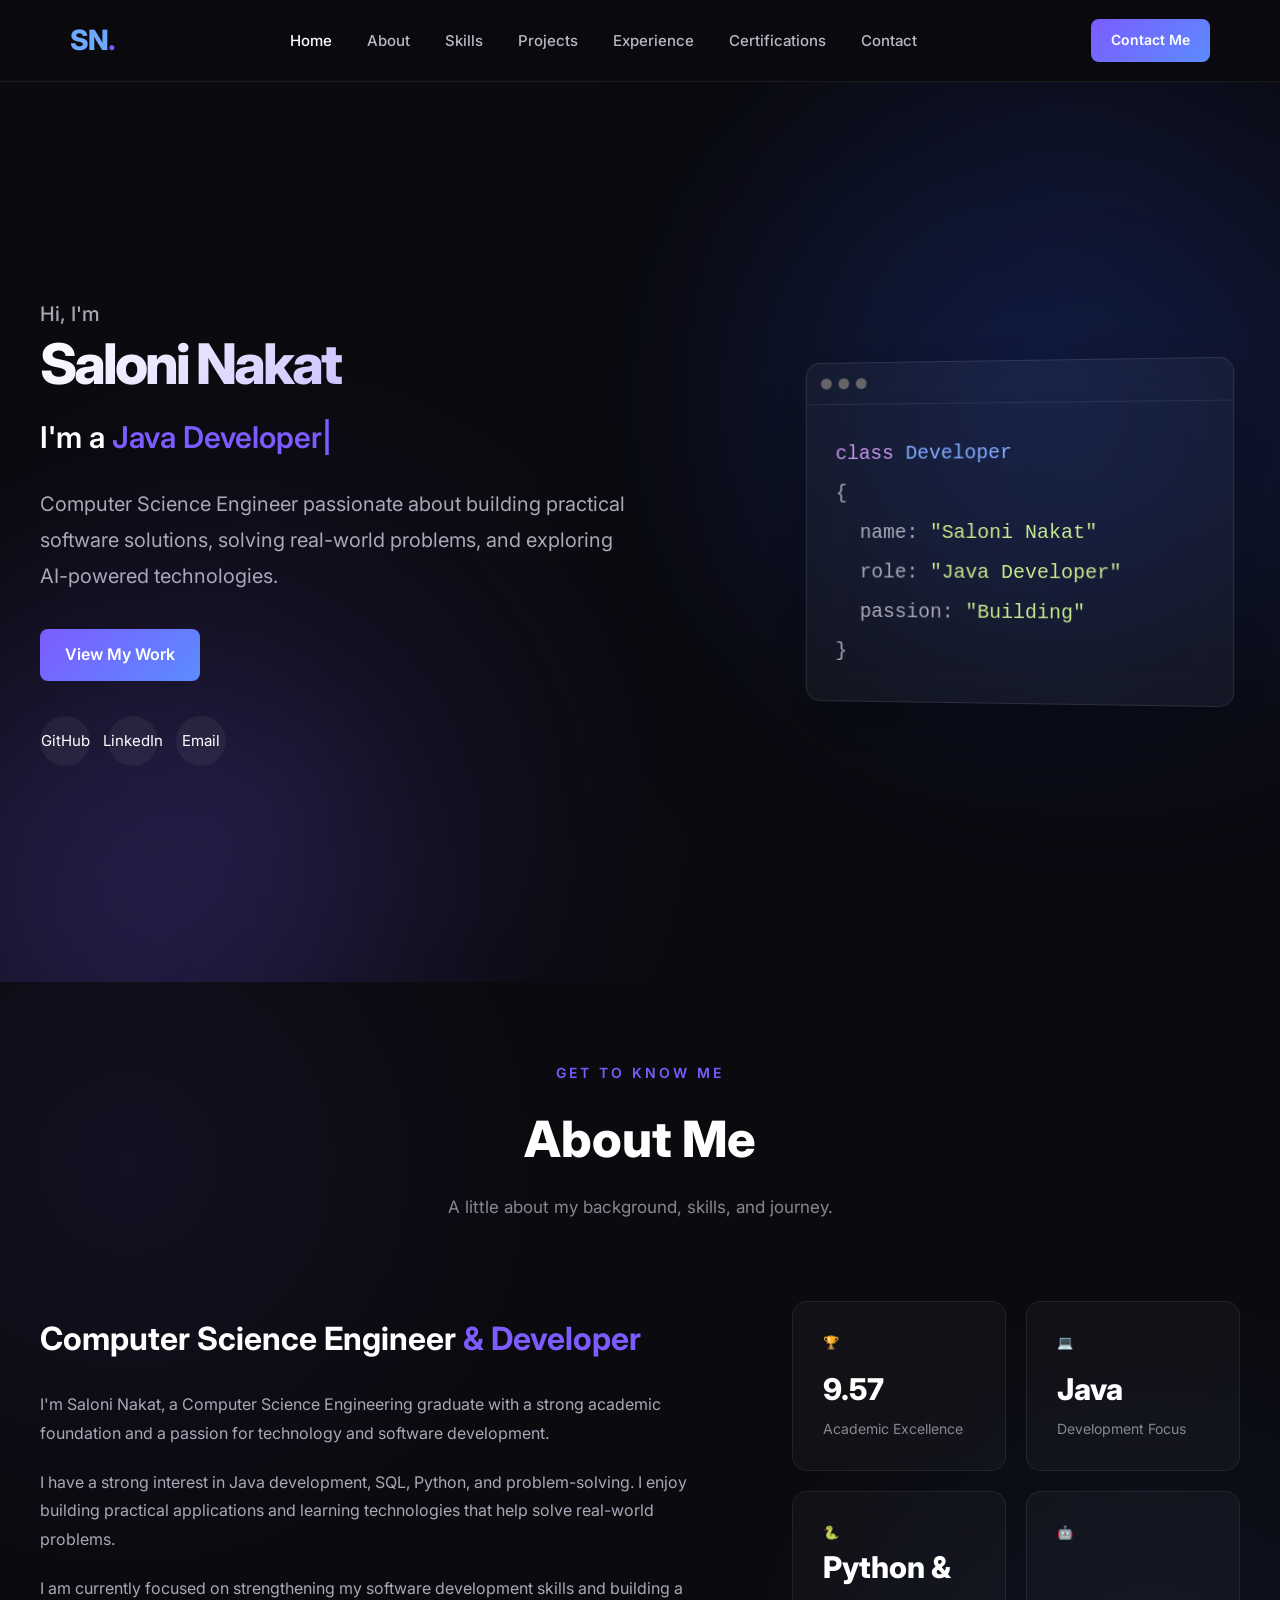
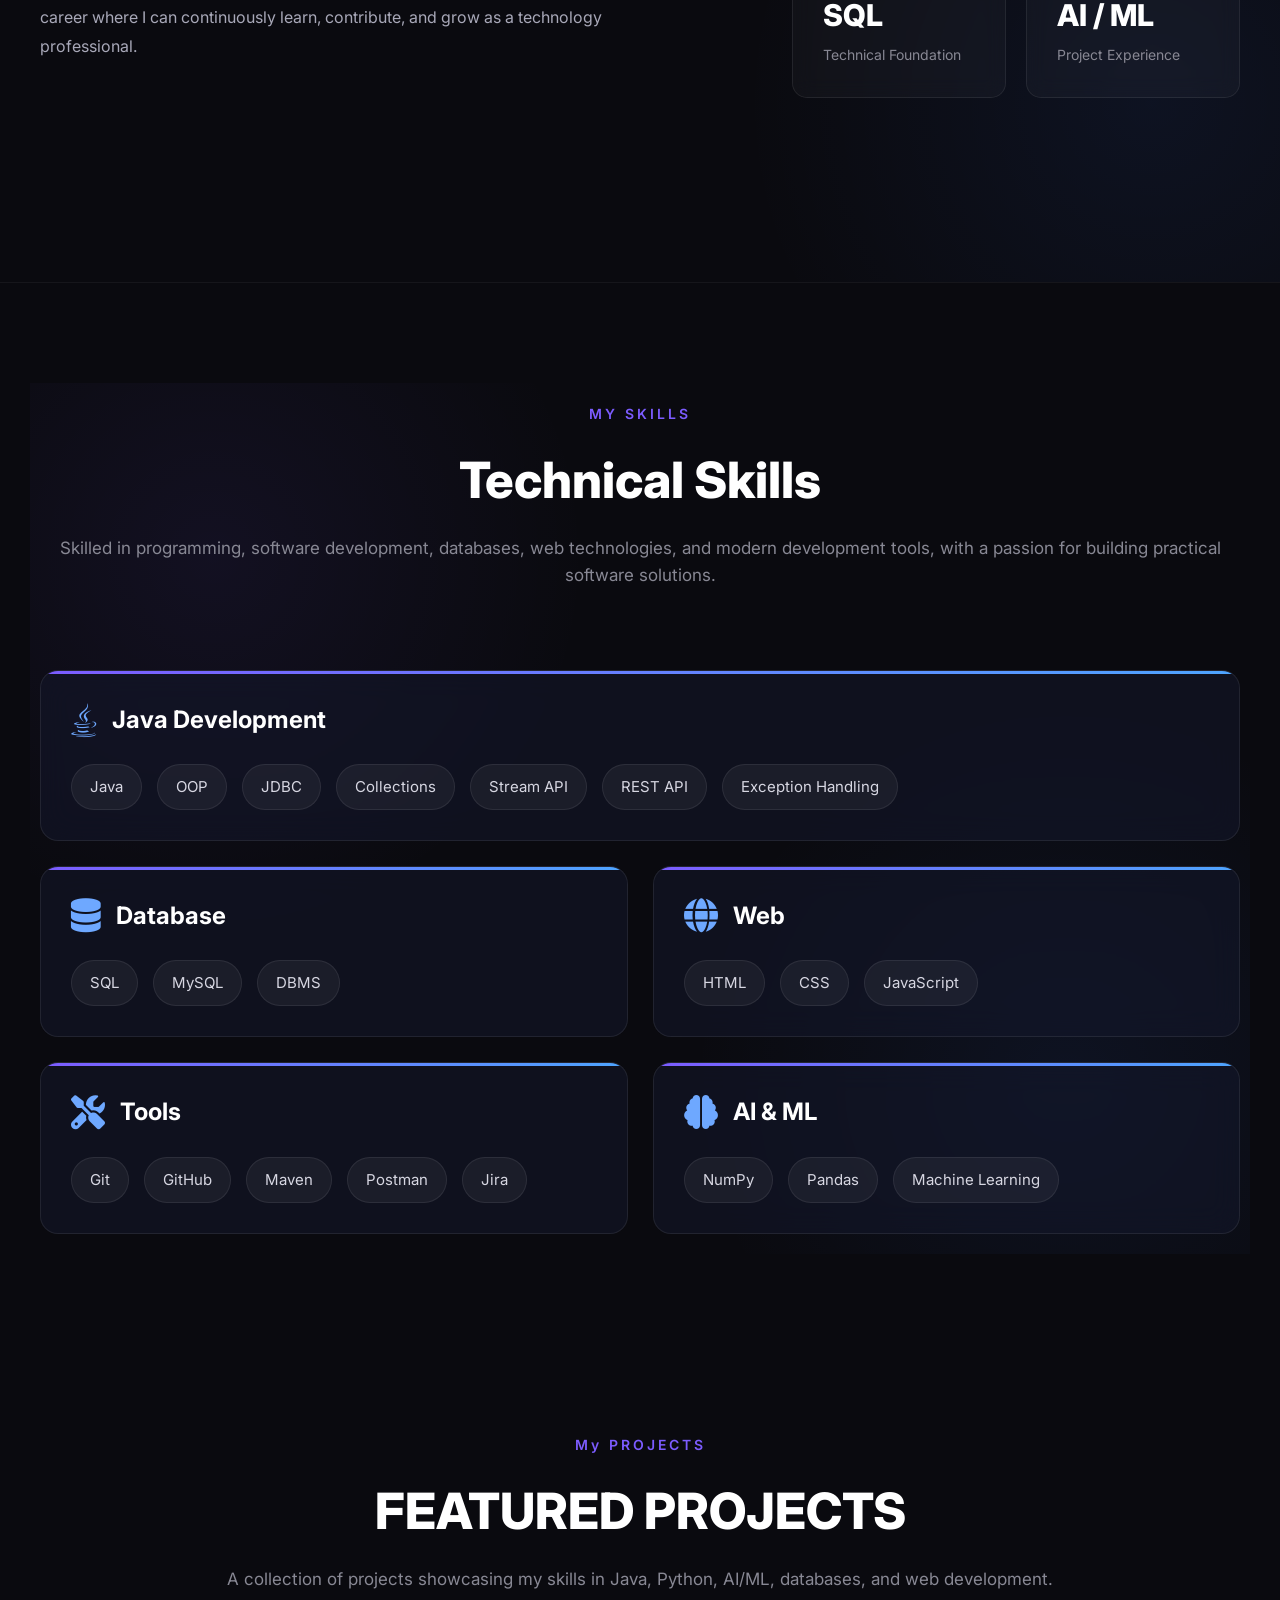
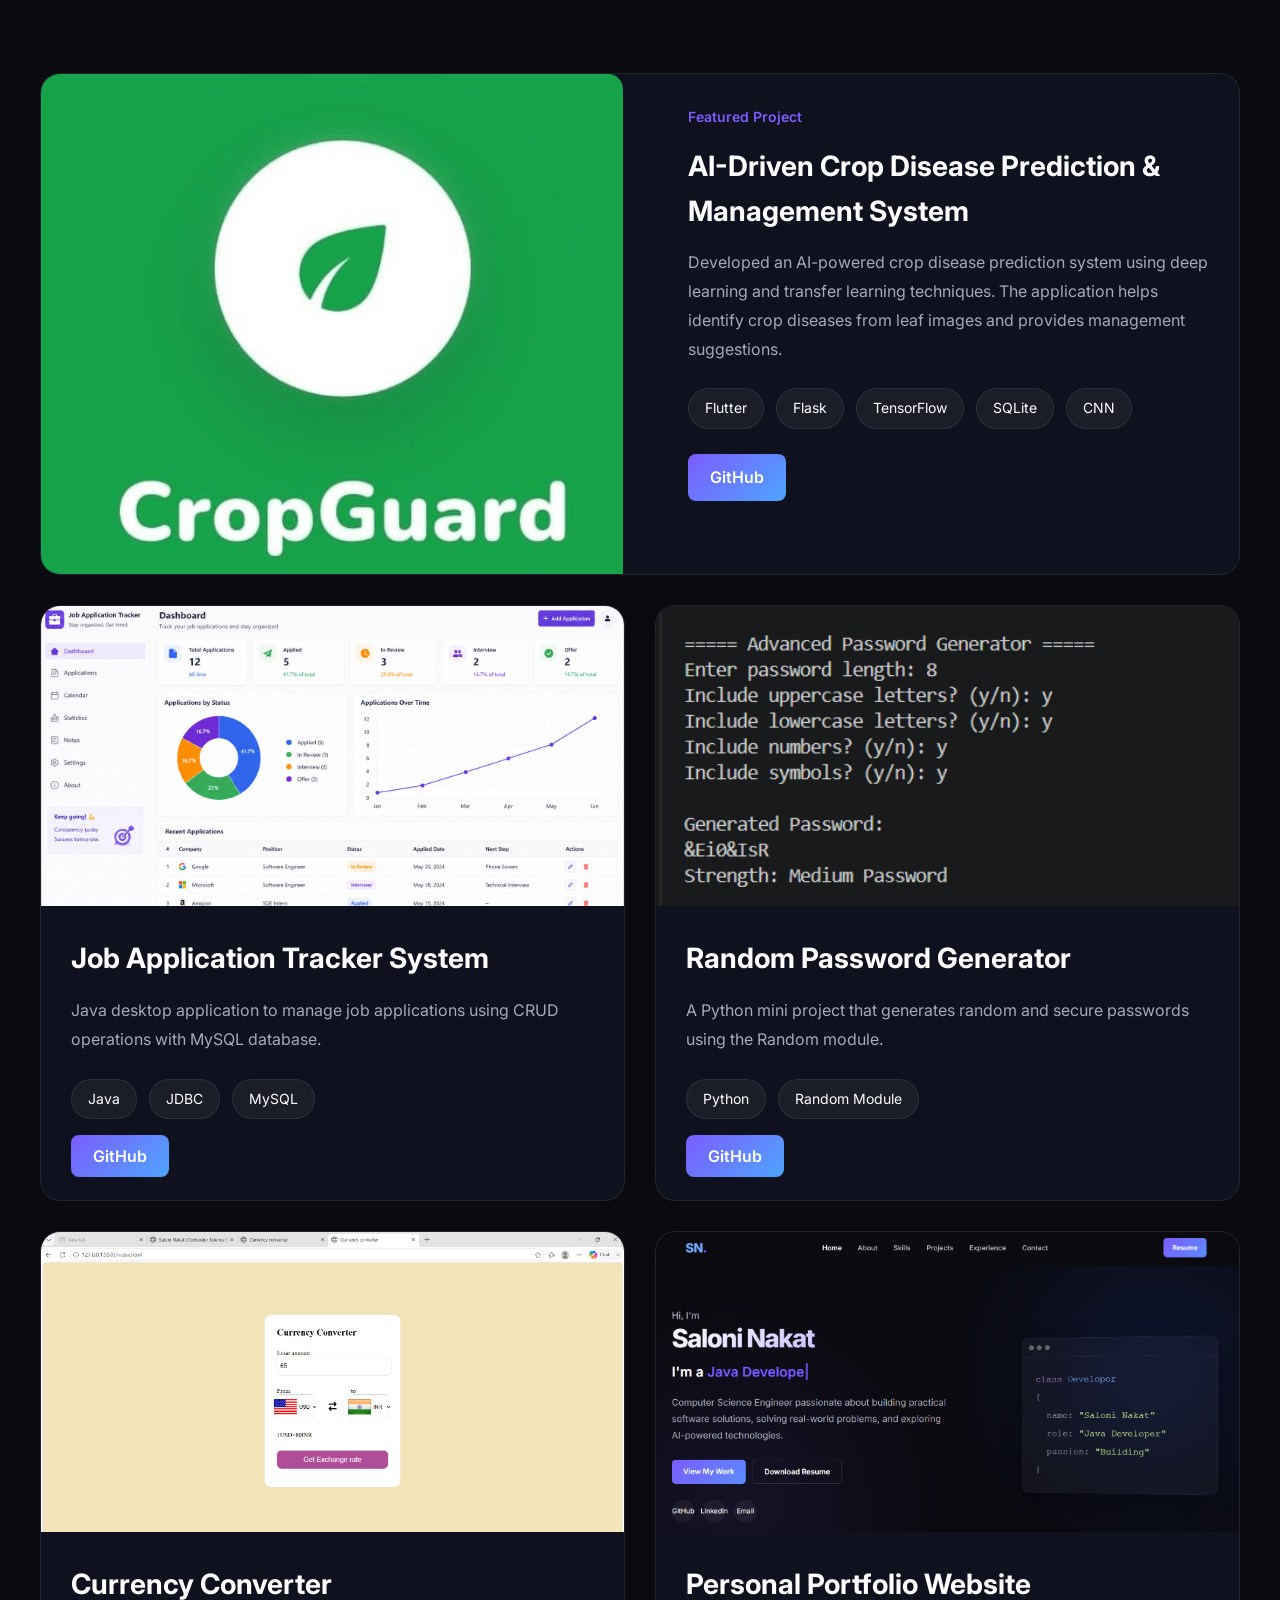
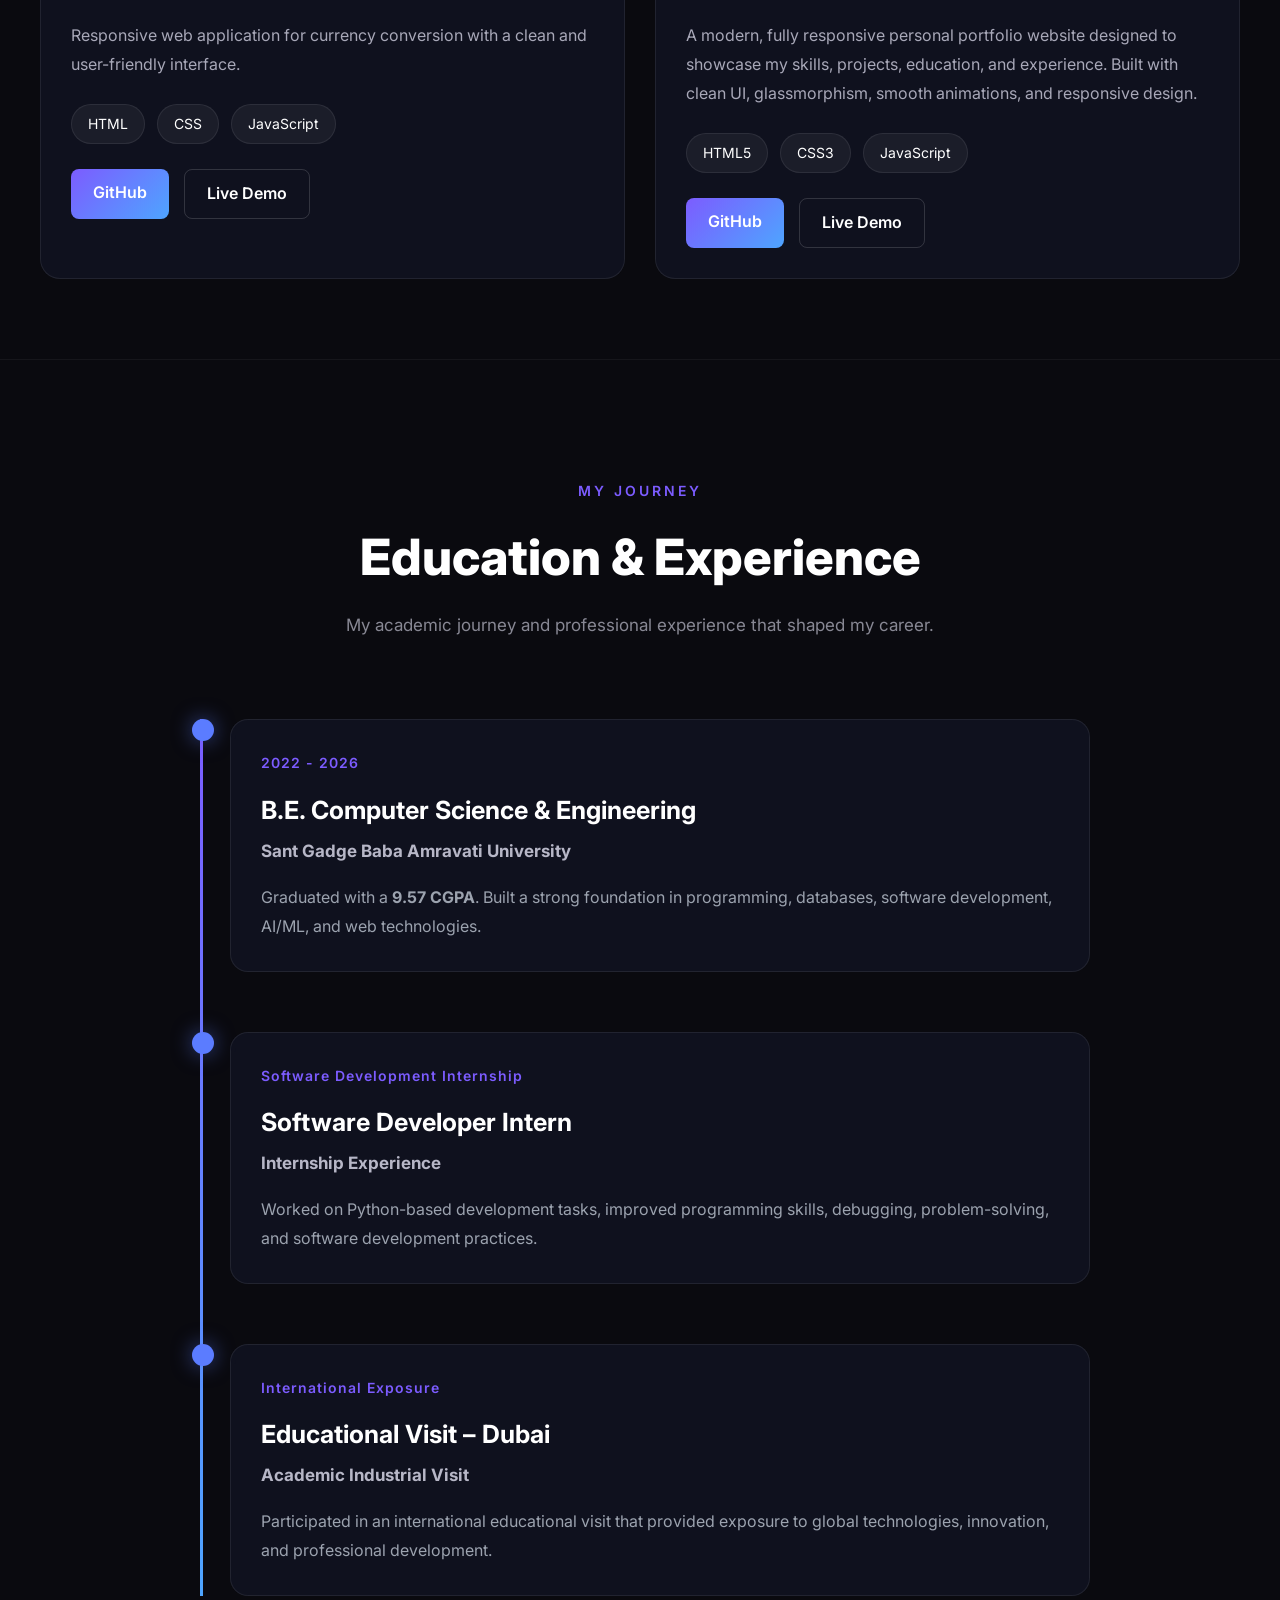
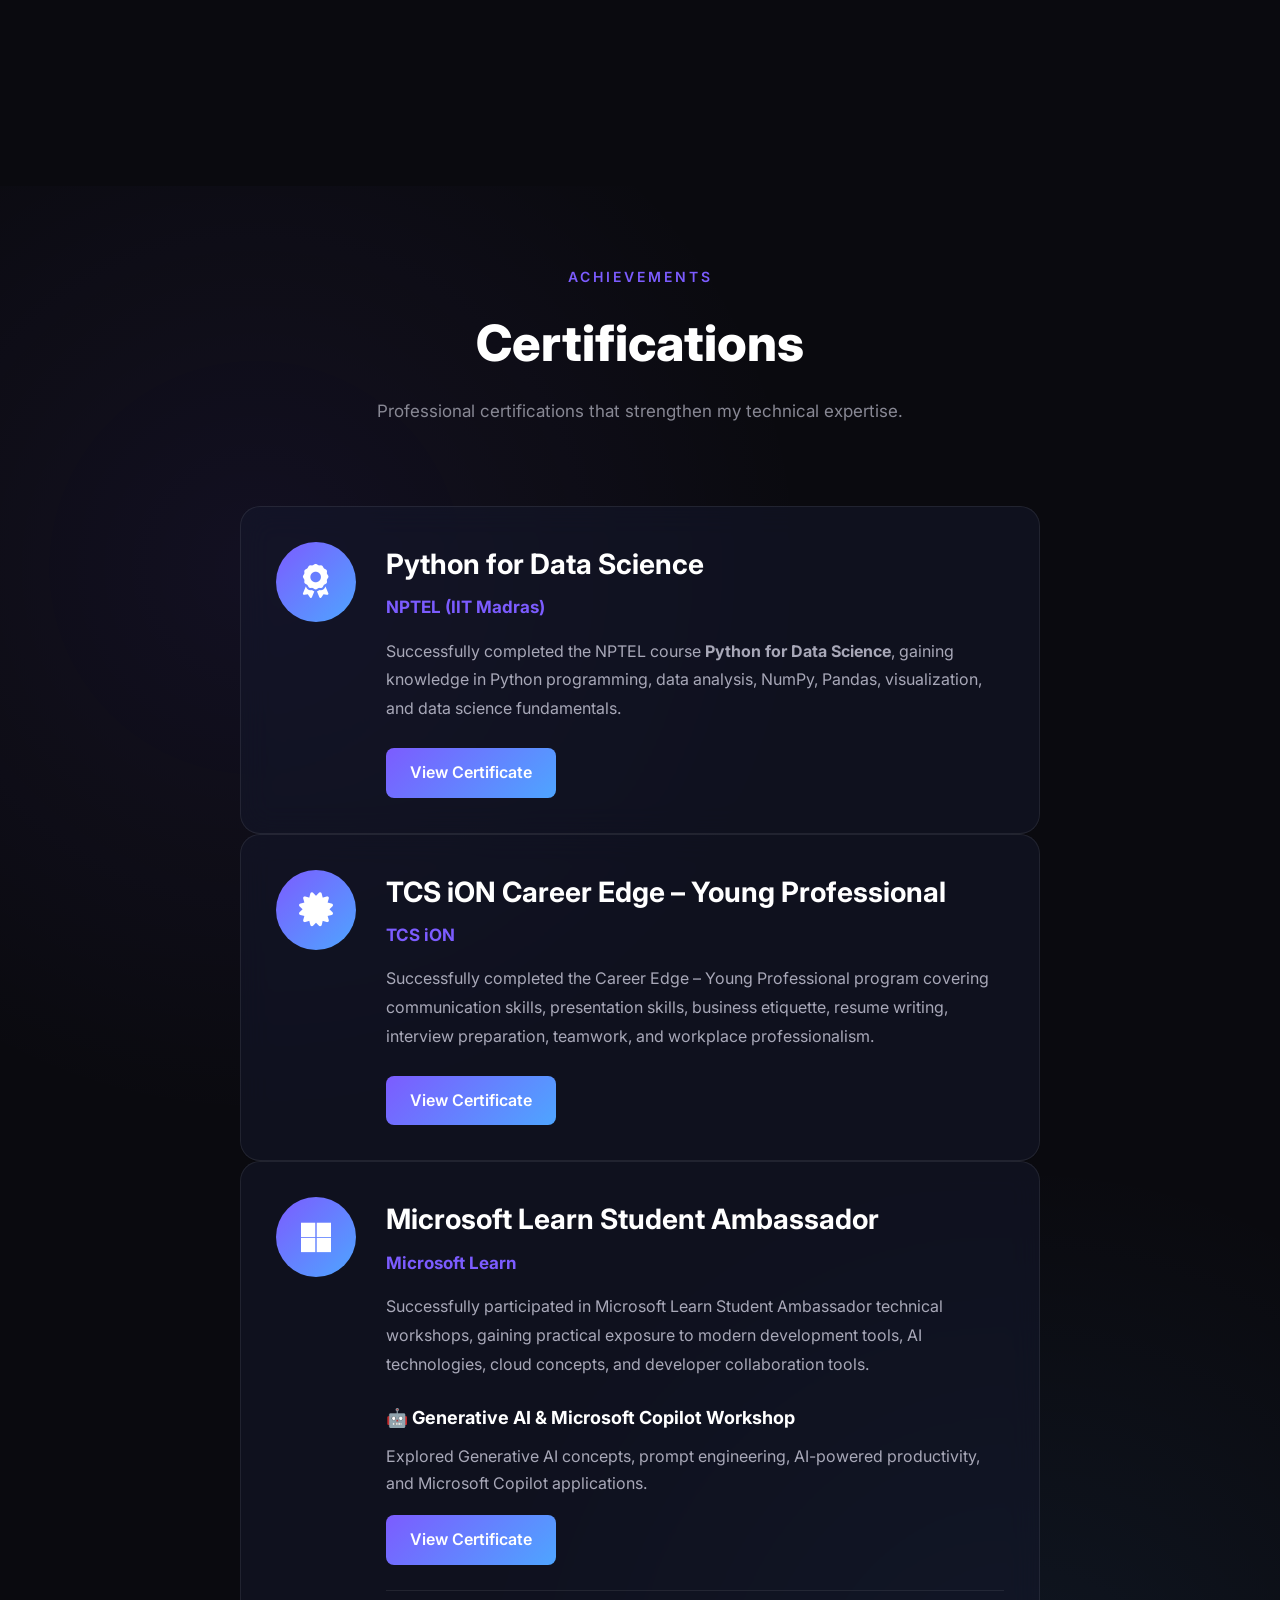
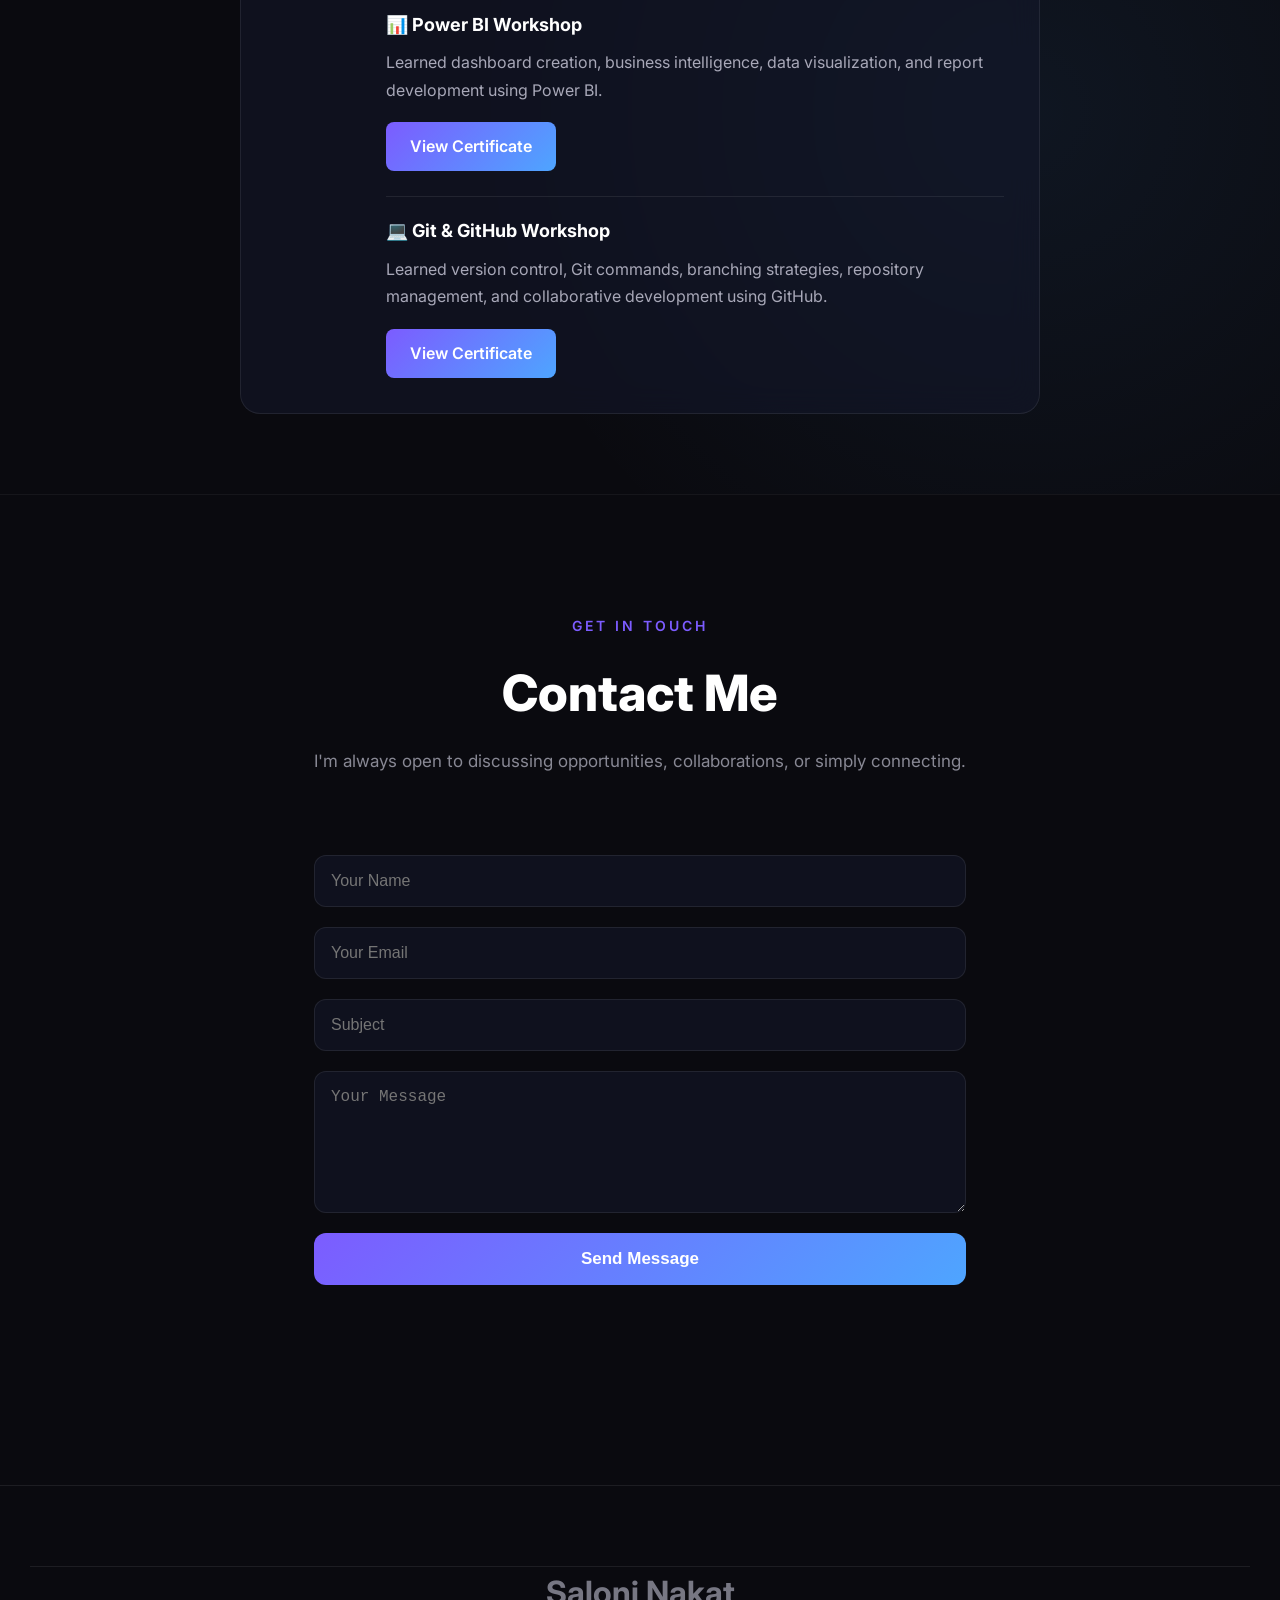
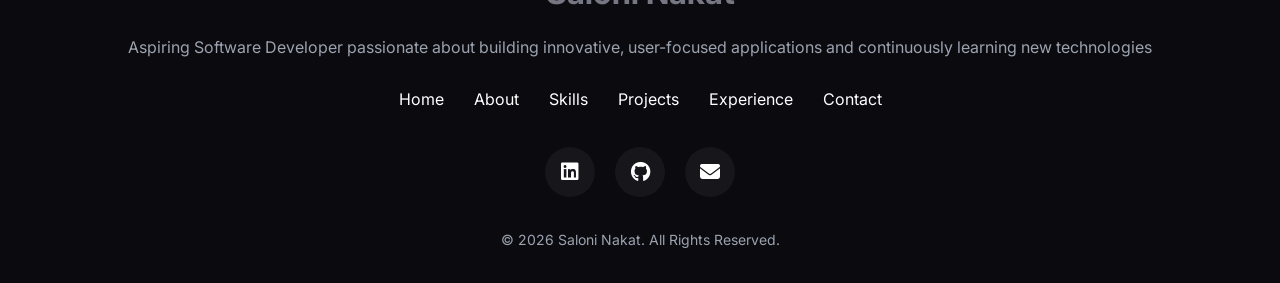
<file: index.html>
<!DOCTYPE html>
<html lang="en">

<head>

    <!-- Basic Information -->
     <!-- Makes the website responsive on mobile devices -->
    <meta name="viewport" content="width=device-width, initial-scale=1.0">

    <!-- Website Title -->
    <title>Saloni Nakat | Computer Science Engineer</title>

    <!-- Website Description -->
    <meta 
        name="description" 
        content="Portfolio of Saloni Nakat, a Computer Science Engineer and aspiring Java Developer."
    >

     <meta name="description" content="Saloni Nakat | Java Developer Portfolio">

    <meta name="keywords"
    content="Java Developer, Portfolio, JDBC, MySQL, Web Developer, Software Engineer">

    <meta name="author" content="Saloni Nakat">
    <!-- <link rel="icon" href="assets/images/favicon.png"> -->
    <meta charset="UTF-8">

    
    <!-- Google Font -->
    <link 
        href="https://fonts.googleapis.com/css2?family=Inter:wght@400;500;600;700;800&display=swap" 
        rel="stylesheet"
    >

    <!-- CSS File -->
    <link rel="stylesheet" href="style.css">

    <link rel="stylesheet"
href="https://cdnjs.cloudflare.com/ajax/libs/font-awesome/6.7.2/css/all.min.css">

</head>


<body>

    <!-- ==================== NAVIGATION BAR ==================== -->

    <header class="header">

        <nav class="navbar">

            <!-- Logo -->
            <a href="#home" class="logo">
                SN<span>.</span>
            </a>
            <!-- Mobile Menu Button -->
            <div class="menu-toggle" id="menu-toggle">
                <i class="fa-solid fa-bars"></i>
            </div>


            <!-- Navigation Links -->
            <ul class="nav-links">

                <li>
                    <a href="#home" class="active">Home</a>
                </li>

                <li>
                    <a href="#about">About</a>
                </li>

                <li>
                    <a href="#skills">Skills</a>
                </li>

                <li>
                    <a href="#projects">Projects</a>
                </li>

                <li>
                    <a href="#experience">Experience</a>
                </li>
                <li>
                    <a href="#certifications">Certifications</a>
                </li>
                <li>
                    <a href="#contact">Contact</a>
                </li>

            </ul>


            <!-- contact Button -->


            <a href=""mailto:nakatsaloni@gmail.com" 
               class="resume-btn" 
               target="_blank">

                Contact Me

            </a> 

        </nav>

    </header>



    <!-- ==================== MAIN CONTENT ==================== -->

    <main>

        <!-- ==================== HERO SECTION ==================== -->

<section id="home" class="hero">

    <div class="hero-container">

        <!-- LEFT SIDE: HERO CONTENT -->

        <div class="hero-content">

            <p class="hero-greeting">
                Hi, I'm
            </p>

            <h1 class="hero-name">
                Saloni Nakat
            </h1>

            <h2 class="hero-role">
                I'm a <span id="typing-text"></span><span class="cursor">|</span>
            </h2>

            <p class="hero-description">

                Computer Science Engineer passionate about building
                practical software solutions, solving real-world
                problems, and exploring AI-powered technologies.

            </p>


            <!-- HERO BUTTONS -->

            <div class="hero-buttons">

                <a href="#projects" class="primary-btn">
                    View My Work
                </a>

            </div>


            <!-- SOCIAL LINKS -->

            <div class="social-links">

                <a 
                    href="https://github.com/saloninakat"
                    target="_blank"
                    aria-label="GitHub"
                >
                    GitHub
                </a>

                <a 
                    href="https://www.linkedin.com/in/saloni-nakat?utm_source=share_via&utm_content=profile&utm_medium=member_android"
                    target="_blank"
                    aria-label="LinkedIn"
                >
                    LinkedIn
                </a>

                <a 
                    href="mailto:nakatsaloni@gmail.com"
                    aria-label="Email"
                >
                    Email
                </a>

            </div>

        </div>


        <!-- RIGHT SIDE: VISUAL -->

        <div class="hero-visual">

            <div class="visual-card">

                <div class="code-header">

                    <span></span>
                    <span></span>
                    <span></span>

                </div>

                <div class="code-content">

                    <p>
                        <span class="code-keyword">class</span>
                        <span class="code-class">Developer</span>
                    </p>

                    <p>
                        {
                    </p>

                    <p class="code-indent">
                        name:
                        <span class="code-string">
                            "Saloni Nakat"
                        </span>
                    </p>

                    <p class="code-indent">
                        role:
                        <span class="code-string">
                            "Java Developer"
                        </span>
                    </p>

                    <p class="code-indent">
                        passion:
                        <span class="code-string">
                            "Building"
                        </span>
                    </p>

                    <p>
                        }
                    </p>

                </div>

            </div>

        </div>

    </div>

</section>


        <!-- ABOUT SECTION -->
       <!-- ==================== ABOUT SECTION ==================== -->

<section id="about" class="about-section">

    <div class="section-container">


        <!-- SECTION HEADING -->

        <div class="section-heading">

            <p class="section-label">
                GET TO KNOW ME
            </p>

            <h2>
                About Me
            </h2>

            <p class="section-subtitle">
                A little about my background, skills, and journey.
            </p>

        </div>



        <!-- ABOUT CONTENT -->

        <div class="about-grid">


            <!-- LEFT: ABOUT TEXT -->

            <div class="about-content">

                <h3>
                    Computer Science Engineer 
                    <span> & Developer</span>
                </h3>


                <p>
                    I'm Saloni Nakat, a Computer Science Engineering
                    graduate with a strong academic foundation and
                    a passion for technology and software development.
                </p>


                <p>
                    I have a strong interest in Java development,
                    SQL, Python, and problem-solving. I enjoy
                    building practical applications and learning
                    technologies that help solve real-world problems.
                </p>




                <p>
                    I am currently focused on strengthening my
                    software development skills and building a
                    career where I can continuously learn, contribute,
                    and grow as a technology professional.
                </p>


            </div>



            <!-- RIGHT: ACHIEVEMENT CARDS -->

            <div class="about-stats">


                <!-- CARD 1 -->

                <div class="stat-card">

                    <div class="stat-icon">
                        🏆
                    </div>

                    <div class="stat-info">

                       <h4>
                            9.57
                        </h4>

                        <p>
                            Academic Excellence
                        </p>

                    </div>

                </div>



                <!-- CARD 2 -->

                <div class="stat-card">

                    <div class="stat-icon">
                        💻
                    </div>

                    <div class="stat-info">

                        <h4>
                            Java
                        </h4>

                        <p>
                            Development Focus
                        </p>

                    </div>

                </div>



                <!-- CARD 3 -->

                <div class="stat-card">

                    <div class="stat-icon">
                        🐍
                    </div>

                    <div class="stat-info">

                        <h4>
                            Python & SQL
                        </h4>

                        <p>
                           Technical Foundation
                        </p>

                    </div>

                </div>



                <!-- CARD 4 -->

                <div class="stat-card">

                    <div class="stat-icon">
                        🤖
                    </div>

                    <div class="stat-info">

                        <h4>
                            AI / ML
                        </h4>

                        <p>
                            Project Experience
                        </p>

                    </div>

                </div>

            </div>

        </div>

    </div>

</section>


        <!-- SKILLS SECTION -->
        <section id="skills" class="placeholder-section">

            <!--==================== SKILLS ====================-->

<section id="skills" class="skills-section">

    <div class="section-container">

        <div class="section-heading">

            <p class="section-label">MY SKILLS</p>

            <h2>Technical Skills</h2>

            <p class="section-subtitle">
               Skilled in programming, software development, databases, web technologies, and modern development tools, with a passion for building practical software solutions.
            </p>

        </div>

        <div class="skills-grid">

            <!-- Java -->

            <div class="skill-card large-card">

                <div class="card-title">

                    <i class="fa-brands fa-java"></i>

                    <h3>Java Development</h3>

                </div>

                <div class="skill-tags">

                    <span>Java</span>
                    <span>OOP</span>
                    <span>JDBC</span>
                    <span>Collections</span>
                    <span>Stream API</span>
                    <span>REST API</span>
                    <span>Exception Handling</span>

                </div>

            </div>

            <!-- Database -->

            <div class="skill-card">

                <div class="card-title">

                    <i class="fa-solid fa-database"></i>

                    <h3>Database</h3>

                </div>

                <div class="skill-tags">

                    <span>SQL</span>
                    <span>MySQL</span>
                    <span>DBMS</span>

                </div>

            </div>

            <!-- Web -->

            <div class="skill-card">

                <div class="card-title">

                    <i class="fa-solid fa-globe"></i>

                    <h3>Web</h3>

                </div>

                <div class="skill-tags">

                    <span>HTML</span>
                    <span>CSS</span>
                    <span>JavaScript</span>

                </div>

            </div>

            <!-- Tools -->

            <div class="skill-card">

                <div class="card-title">

                    <i class="fa-solid fa-screwdriver-wrench"></i>

                    <h3>Tools</h3>

                </div>

                <div class="skill-tags">

                    <span>Git</span>
                    <span>GitHub</span>
                    <span>Maven</span>
                    <span>Postman</span>
                     <span>Jira</span>


                </div>

            </div>

            <!-- AI -->

            <div class="skill-card">

                <div class="card-title">

                    <i class="fa-solid fa-brain"></i>

                    <h3>AI & ML</h3>

                </div>

                <div class="skill-tags">

                    <span>NumPy</span>
                    <span>Pandas</span>
                    <span>Machine Learning</span>

                </div>

            </div>

        </div>

    </div>

</section>

        </section>


        

            <!--==================== PROJECTS ====================-->

<section id="projects" class="projects-section">

    <div class="section-container">

        <div class="section-heading">

            <p class="section-label">My PROJECTS</p>

            <h2>FEATURED PROJECTS</h2>

            <p class="section-subtitle">
                A collection of projects showcasing my skills in Java, Python,
                AI/ML, databases, and web development.
            </p>

        </div>

        <div class="projects-grid">

            <!-- Featured Project -->

            <div class="project-card featured-project">

                <!-- <div class="project-image" d="crop-image">

                    <img src="assets/images/CropGuard.jpeg" alt="CropGuard Project">

                </div> -->

                <div class="project-image cropguard-image">
                 <img src="assets/images/CropGuard.jpeg" alt="CropGuard Project">
</div>

                <div class="project-content">

                    <span class="project-category">Featured Project</span>

                    <h3>AI-Driven Crop Disease Prediction & Management System</h3>

                    <p>
                        Developed an AI-powered crop disease prediction system
                        using deep learning and transfer learning techniques.
                        The application helps identify crop diseases from leaf
                        images and provides management suggestions.
                    </p>

                    <div class="project-tech">

                        <span>Flutter</span>
                        <span>Flask</span>
                        <span>TensorFlow</span>
                        <span>SQLite</span>
                        <span>CNN</span>

                    </div>

                    <div class="project-buttons">

                        <a href="https://github.com/saloninakat/CropGuard" class="project-btn">GitHub</a>

                        <!-- <a href="#" class="project-btn secondary">
                            Live Demo
                        </a> -->

                    </div>

                </div>

            </div>

            <!-- Project 2 -->

            <div class="project-card">

                <div class="project-image">

                    <img src="assets/images/job_tracker.png"
                        alt="Job Tracker">

                </div>

                <div class="project-content">

                    <h3>Job Application Tracker System</h3>

                    <p>
                        Java desktop application to manage job applications
                        using CRUD operations with MySQL database.
                    </p>

                    <div class="project-tech">

                        <span>Java</span>

                        <span>JDBC</span>

                        <span>MySQL</span>

                    </div>

                    <a href="https://github.com/saloninakat/job-application-tracker" class="project-btn">
                        GitHub
                    </a>

                </div>

            </div>

            <!-- Project 3 -->

            <div class="project-card">

                <div class="project-image">

                    <img src="assets\images\pass generator.png"
                        alt="Password Generator">

                </div>

                <div class="project-content">

                    <h3>Random Password Generator</h3>

                    <p>
                         A Python mini project that generates random and secure passwords
                            using the Random module.
                    </p>

                    <div class="project-tech">

                        <span>Python</span>

                        <span>Random Module</span>

                    </div>

                    <a href="https://github.com/saloninakat/password-generator" class="project-btn">
                        GitHub
                    </a>

                </div>

            </div>

            <!-- ==================Project 4============================================ -->

            <div class="project-card">

                <div class="project-image">

                    <img src="assets/images/currency_converter.png"
                        alt="Currency Converter">

                </div>

                <div class="project-content">

                    <h3>Currency Converter</h3>

                    <p>
                        Responsive web application for currency conversion
                        with a clean and user-friendly interface.
                    </p>

                    <div class="project-tech">

                        <span>HTML</span>

                        <span>CSS</span>

                        <span>JavaScript</span>

                    </div>

                    <div class="project-buttons">

            
                    <a href="https://github.com/saloninakat/currency-converter" class="project-btn">
                        GitHub
                    </a>

                    <a href="https://saloninakat.github.io/currency-converter/"
                     class="project-btn secondary" target="_blank">

                      Live Demo

                     </a>
                     </div>


                </div>

            </div>
            <!--==================== PROJECT 5 ====================-->

    <div class="project-card">

    <div class="project-image">

        <img src="assets/images/portfolio.png"
             alt="Portfolio Website">

    </div>

    <div class="project-content">

        <h3>Personal Portfolio Website</h3>

        <p>
            A modern, fully responsive personal portfolio website
            designed to showcase my skills, projects, education,
            and experience. Built with clean UI, glassmorphism,
            smooth animations, and responsive design.
        </p>

        <div class="project-tech">

            <span>HTML5</span>

            <span>CSS3</span>

            <span>JavaScript</span>

        </div>

        <div class="project-buttons">

            <a href="https://github.com/saloninakat/personal-portfolio-website"
               class="project-btn"
               target="_blank">

               GitHub

            </a>

            <a href="#"
               class="project-btn secondary">

               Live Demo

            </a>

        </div>

    </div>

</div>

        </div>
        

    </div>

</section>

        </section>


        <!-- EXPERIENCE SECTION -->
        <section id="experience" class="placeholder-section">

        
            <!--==================== EDUCATION & EXPERIENCE ====================-->

<section id="experience" class="timeline-section">

    <div class="section-container">

        <div class="section-heading">

            <p class="section-label">MY JOURNEY</p>

            <h2>Education & Experience</h2>

            <p class="section-subtitle">
                My academic journey and professional experience that shaped my career.
            </p>

        </div>

        <div class="timeline">

            <!-- Education -->

            <div class="timeline-item">

                <div class="timeline-dot"></div>

                <div class="timeline-content">

                    <span class="timeline-year">2022 - 2026</span>

                    <h3>B.E. Computer Science & Engineering</h3>

                    <h4>Sant Gadge Baba Amravati University</h4>

                    <p>
                        Graduated with a <strong>9.57 CGPA</strong>. Built a strong
                        foundation in programming, databases, software development,
                        AI/ML, and web technologies.
                    </p>

                </div>

            </div>

            <!-- Internship -->

            <div class="timeline-item">

                <div class="timeline-dot"></div>

                <div class="timeline-content">

                    <span class="timeline-year">Software Development Internship</span>

                    <h3>Software Developer Intern</h3>

                    <h4>Internship Experience</h4>

                    <p>
                        Worked on Python-based development tasks, improved
                        programming skills, debugging, problem-solving,
                        and software development practices.
                    </p>

                </div>

            </div>

            <!-- Dubai -->

            <div class="timeline-item">

                <div class="timeline-dot"></div>

                <div class="timeline-content">

                    <span class="timeline-year">International Exposure</span>

                    <h3>Educational Visit – Dubai</h3>

                    <h4>Academic Industrial Visit</h4>

                    <p>
                        Participated in an international educational visit
                        that provided exposure to global technologies,
                        innovation, and professional development.
                    </p>

                </div>

            </div>

        </div>

    </div>

</section>

        </section>

        <!-- =========================================
     CERTIFICATIONS SECTION
========================================= -->

<section class="certifications-section" id="certifications">

    <div class="section-container">

        <div class="section-heading">

            <p class="section-label">ACHIEVEMENTS</p>

            <h2>Certifications</h2>

            <p class="section-subtitle">
                Professional certifications that strengthen my technical expertise.
            </p>

        </div>

        <div class="certifications-grid">

            <!-- Certificate Card -->

            <div class="certificate-card">

                <div class="certificate-icon">
                    <i class="fa-solid fa-award"></i>
                </div>

                <div class="certificate-content">

                    <h3>Python for Data Science</h3>

                    <h4>NPTEL (IIT Madras)</h4>

                    <p>
                        Successfully completed the NPTEL course
                        <strong>Python for Data Science</strong>,
                        gaining knowledge in Python programming,
                        data analysis, NumPy, Pandas, visualization,
                        and data science fundamentals.
                    </p>

                    <a href="assets/certificates/Python for Data Science certificate (1).pdf"
                       target="_blank"
                       class="certificate-btn">

                        View Certificate

                    </a>

                </div>

            </div>

    <!-- Certificate 2 -->

    <div class="certificate-card">

        <div class="certificate-icon">
            <i class="fa-solid fa-certificate"></i>
        </div>

        <div class="certificate-content">

            <h3>TCS iON Career Edge – Young Professional</h3>

            <h4>TCS iON</h4>

            <p>
                Successfully completed the Career Edge – Young Professional
                program covering communication skills, presentation skills,
                business etiquette, resume writing, interview preparation,
                teamwork, and workplace professionalism.
            </p>

            <a href="assets/certificates/Saloni_Nakat_4283366 tcs ion certificate (1).pdf"
               target="_blank"
               class="certificate-btn">

                View Certificate

            </a>

        </div>

    </div>
   <!-- Certificate 3 -->

<div class="certificate-card">

    <div class="certificate-icon">
        <i class="fa-brands fa-microsoft"></i>
    </div>

    <div class="certificate-content">

        <h3>Microsoft Learn Student Ambassador</h3>

        <h4>Microsoft Learn</h4>

        <p>
            Successfully participated in Microsoft Learn Student Ambassador
            technical workshops, gaining practical exposure to modern
            development tools, AI technologies, cloud concepts, and developer
            collaboration tools.
        </p>

        <!-- Workshop 1 -->

        <div class="workshop-item">

            <h5>🤖 Generative AI & Microsoft Copilot Workshop</h5>

            <p>
                Explored Generative AI concepts, prompt engineering,
                AI-powered productivity, and Microsoft Copilot applications.
            </p>

            <a href="assets/certificates/Saloni Dnyaneshwar Nakat gen ai &copilot.pdf"
               target="_blank"
               class="certificate-btn">

                View Certificate

            </a>

        </div>

        <!-- Workshop 2 -->

        <div class="workshop-item">

            <h5>📊 Power BI Workshop</h5>

            <p>
                Learned dashboard creation, business intelligence,
                data visualization, and report development using Power BI.
            </p>

            <a href="assets/certificates/Saloni Dnyaneshwar Nakat power bi certificate.pdf"
               target="_blank"
               class="certificate-btn">

                View Certificate

            </a>

        </div>

        <!-- Workshop 3 -->

        <div class="workshop-item">

            <h5>💻 Git & GitHub Workshop</h5>

            <p>
                Learned version control, Git commands,
                branching strategies, repository management,
                and collaborative development using GitHub.
            </p>

            <a href="assets\certificates\Saloni Dnyaneshwar Nakat git&github certifi.pdf"
               target="_blank"
               class="certificate-btn">

                View Certificate

            </a>

        </div>

    </div>

</div>
</div>

</section>


        <!-- CONTACT SECTION -->
        <section id="contact" class="placeholder-section">

            <!-- <h2>Contact</h2> -->
            <!--==================== CONTACT ====================-->

<section id="contact" class="contact-section">

    <div class="section-container">

        <div class="section-heading">

            <p class="section-label">GET IN TOUCH</p>

            <h2>Contact Me</h2>

            <p class="section-subtitle">
                I'm always open to discussing opportunities, collaborations, or simply connecting.
            </p>

        </div>

        <div class="contact-grid">

            <!-- Right Side -->

            <form class="contact-form"
                    action="https://formsubmit.co/nakatsaloni%40gmail.com"
                     method="POST">

                <input type="hidden" name="_captcha" value="false">

                <input type="hidden" name="_subject" value="New Portfolio Contact!">

                <input type="hidden" name="_template" value="table">
               
                <input
                     type="text"
                     name="Name"
                     placeholder="Your Name"
                    required
                >

                <input
                    type="email"
                    name="Email"
                    placeholder="Your Email"
                    required
                >

                <input
                    type="text"
                    name="Subject"
                    placeholder="Subject"
                    required
                >

                <textarea
                    name="Message"
                    rows="6"
                    placeholder="Your Message"
                ></textarea>

                <button type="submit">
                    Send Message
                </button>

               <input
        type="hidden"
        name="_next"
        value="https://saloninakat.github.io/personal-portfolio-website/thankyou.html">
                    <input type="hidden" name="_autoresponse"
                    value="Thank you for contacting me. I have received your message and will get back to you as soon as possible.">
               
            </form>

        </div>

    </div>

</section>

        </section>

    </main>



    <!-- ==================== FOOTER ==================== -->

    <footer class="footer">
       
<!--==================== FOOTER ====================-->

<footer class="footer">

    <div class="section-container">

        <h2>Saloni Nakat</h2>

        <p>
            Aspiring Software Developer passionate about building innovative, user-focused applications and continuously learning new technologies
        </p>

        <div class="footer-links">

            <a href="#home">Home</a>

            <a href="#about">About</a>

            <a href="#skills">Skills</a>

            <a href="#projects">Projects</a>

            <a href="#experience">Experience</a>

            <a href="#contact">Contact</a>

        </div>

        <div class="footer-social">
            <a href="https://www.linkedin.com/in/saloni-nakat"
               target="_blank">
                <i class="fab fa-linkedin"></i>
            </a>

            <a href="https://github.com/saloninakat"
               target="_blank">
                <i class="fab fa-github"></i>
            </a>

            <a href="mailto:saloninakat@gmail.com">
                <i class="fa-solid fa-envelope"></i>
            </a>
        </div>

        <p class="copyright">
            © 2026 Saloni Nakat. All Rights Reserved.
        </p>
    </div>

</footer>
        <!-- <p>
            © 2026 Saloni Nakat. All Rights Reserved.
        </p>

    </footer> -->
    <!-- JavaScript File -->
    <script src="script.js"></script>

</body>

</html>
</file>
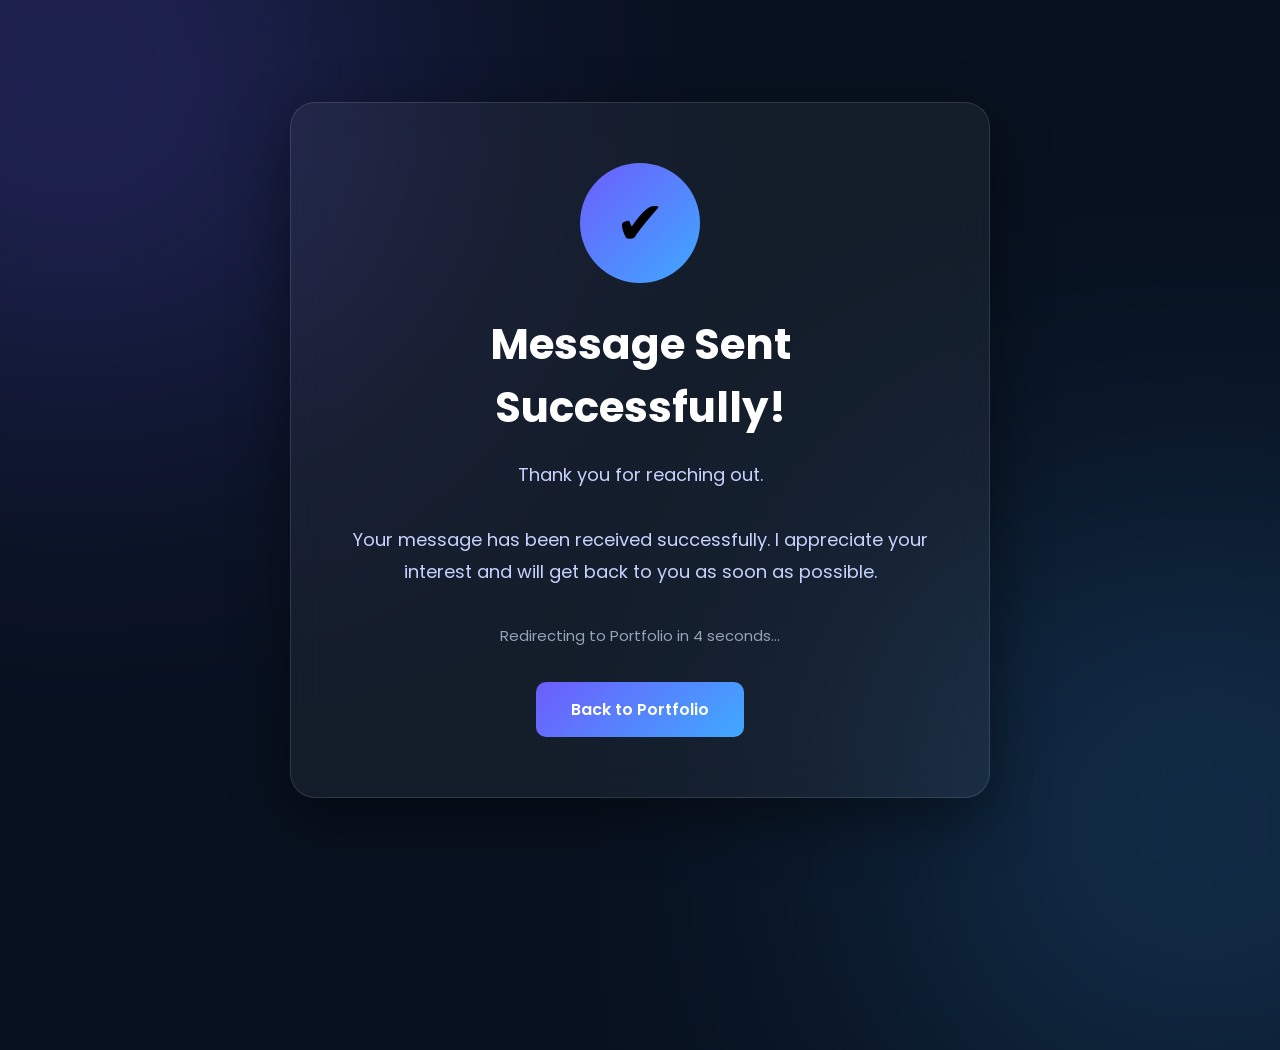
<file: thankyou.html>
<!DOCTYPE html>
<html lang="en">

<head>

<meta charset="UTF-8">
<meta name="viewport" content="width=device-width, initial-scale=1.0">

<title>Thank You | Saloni Nakat</title>

<link href="https://fonts.googleapis.com/css2?family=Poppins:wght@300;400;600;700&display=swap" rel="stylesheet">

<style>

*{
margin:0;
padding:0;
box-sizing:border-box;
font-family:'Poppins',sans-serif;
}

body{

height:100vh;

display:flex;
justify-content:center;
align-items:center;

background:#08111f;

overflow:hidden;

position:relative;

}

/* Background Glow */

body::before{

content:"";

position:absolute;

width:450px;
height:450px;

background:#6d5dfc;

filter:blur(180px);

top:-150px;
left:-150px;

opacity:.45;

}

body::after{

content:"";

position:absolute;

width:450px;
height:450px;

background:#3fa9ff;

filter:blur(180px);

bottom:-150px;
right:-150px;

opacity:.35;

}

.card{

position:relative;

z-index:5;

width:90%;
max-width:700px;

padding:60px;

background:rgba(255,255,255,.05);

backdrop-filter:blur(18px);

border:1px solid rgba(255,255,255,.12);

border-radius:25px;

text-align:center;

box-shadow:0 20px 60px rgba(0,0,0,.45);

}

.check{

width:120px;
height:120px;

margin:auto;

border-radius:50%;

background:linear-gradient(135deg,#6d5dfc,#3fa9ff);

display:flex;
justify-content:center;
align-items:center;

font-size:60px;

animation:pop .7s ease;

}

@keyframes pop{

0%{

transform:scale(.3);

opacity:0;

}

100%{

transform:scale(1);

opacity:1;

}

}

h1{

margin-top:30px;

font-size:42px;

color:white;

}

p{

margin-top:20px;

font-size:18px;

line-height:1.8;

color:#c7d2fe;

}

.count{

margin-top:35px;

color:#94a3b8;

font-size:15px;

}

.btn{

display:inline-block;

margin-top:35px;

padding:15px 35px;

text-decoration:none;

border-radius:10px;

background:linear-gradient(135deg,#6d5dfc,#3fa9ff);

color:white;

font-weight:600;

transition:.3s;

}

.btn:hover{

transform:translateY(-4px);

}

</style>

</head>

<body>

<div class="card">

<div class="check">

✔

</div>

<h1>Message Sent Successfully!</h1>

<p>

Thank you for reaching out.

<br><br>

Your message has been received successfully.

I appreciate your interest and will get back to you as soon as possible.

</p>

<div class="count">

Redirecting to Portfolio in

<span id="seconds">5</span>

seconds...

</div>

<a href="index.html" class="btn">

Back to Portfolio

</a>

</div>

<script>

let sec=5;

const countdown=document.getElementById("seconds");

setInterval(()=>{

sec--;

countdown.textContent=sec;

if(sec==0){

window.location.href="index.html";

}

},1000);

</script>

</body>

</html>
</file>
<file: style.css>
/* =========================================
   GLOBAL RESET
========================================= */

* {
    margin: 0;
    padding: 0;
    box-sizing: border-box;
}


/* =========================================
   BODY
========================================= */

body {
    font-family: 'Inter', sans-serif;
    background-color: #0a0a0f;
    color: #ffffff;
    line-height: 1.6;
}


/* =========================================
   SMOOTH SCROLL
========================================= */

html {
    scroll-behavior: smooth;
}


/* =========================================
   HEADER
========================================= */

.header {
    position: sticky;
    top: 0;
    z-index: 1000;

    background-color: rgba(10, 10, 15, 0.85);

    backdrop-filter: blur(12px);

    border-bottom: 1px solid rgba(255, 255, 255, 0.08);
}


/* =========================================
   NAVBAR
========================================= */

.navbar {
    max-width: 1200px;

    margin: 0 auto;

    padding: 18px 30px;

    display: flex;

    align-items: center;

    justify-content: space-between;
}


/* =========================================
   LOGO
========================================= */

.logo {
    font-size: 28px;

    font-weight: 800;

    color: #ffffff;

    text-decoration: none;

    letter-spacing: -1px;
}


.logo span {
    color: #7c5cff;
}


/* =========================================
   NAVIGATION LINKS
========================================= */

.nav-links {
    display: flex;

    list-style: none;

    gap: 35px;
}


.nav-links a {
    text-decoration: none;

    color: #b8b8c7;

    font-size: 15px;

    font-weight: 500;

    transition: 0.3s ease;
}


.nav-links a:hover,
.nav-links a.active {
    color: #ffffff;
}


/* =========================================
   RESUME BUTTON
========================================= */

.resume-btn {
    text-decoration: none;

    color: #ffffff;

    background: linear-gradient(135deg,
            #7c5cff,
            #5b8cff);

    padding: 10px 20px;

    border-radius: 8px;

    font-size: 14px;

    font-weight: 600;

    transition: 0.3s ease;
}


.resume-btn:hover {
    transform: translateY(-2px);

    box-shadow: 0 8px 25px rgba(124, 92, 255, 0.35);
}


/* =========================================
   HERO SECTION
========================================= */

/* =========================================
   HERO SECTION
========================================= */

.hero {
    min-height: 100vh;

    display: flex;

    align-items: center;

    padding: 40px 30px;

    position: relative;

    overflow: hidden;

    background:
        radial-gradient(circle at 80% 35%,
            rgba(40, 90, 255, 0.14),
            transparent 35%),
        radial-gradient(circle at 20% 80%,
            rgba(124, 92, 255, 0.10),
            transparent 35%);
        }
    /* Soft blue ambient glow */

    .hero::before {
        content: "";

        position: absolute;

        width: 550px;
        height: 550px;

        top: 5%;
        right: -100px;

        background: rgba(40, 90, 255, 0.12);

        filter: blur(140px);

        border-radius: 50%;

        pointer-events: none;
    }


    /* Soft purple ambient glow */

    .hero::after {
        content: "";

        position: absolute;

        width: 450px;
        height: 450px;

        bottom: -150px;
        left: -100px;

        background: rgba(124, 92, 255, 0.20);

        filter: blur(130px);

        border-radius: 50%;

        pointer-events: none;

        z-index: 0;
    }



/* =========================================
   HERO CONTAINER
========================================= */

.hero-container {

    max-width: 1200px;

    width: 100%;

    margin: 0 auto;

    display: grid;

    grid-template-columns: 1.2fr 0.8fr;

    gap: 80px;

    align-items: center;

    position: relative;

    z-index: 1;
}


/* =========================================
   HERO CONTENT
========================================= */

.hero-content {
    max-width: 650px;
}


/* =========================================
   GREETING
========================================= */

.hero-greeting {

    font-size: 22px;

    color: #a8a8b8;

    margin-bottom: 5px;

    font-weight: 500;
}


/* =========================================
   NAME
========================================= */

.hero-name {

    font-size: clamp(50px, 7vw, 82px);

    line-height: 1.05;

    font-weight: 800;

    letter-spacing: -3px;

    margin-bottom: 20px;

    background: linear-gradient(135deg,
            #ffffff,
            #9b8cff);

    -webkit-background-clip: text;

    -webkit-text-fill-color: transparent;
}


/* =========================================
   ROLE
========================================= */

.hero-role {

    font-size: 30px;

    font-weight: 600;

    color: #ffffff;

    margin-bottom: 25px;
}


#typing-text {

    color: #7c5cff;

}


/* =========================================
   BLINKING CURSOR
========================================= */

.cursor {

    color: #7c5cff;

    animation: blink 0.8s infinite;
}


@keyframes blink {

    0% {
        opacity: 1;
    }

    50% {
        opacity: 0;
    }

    100% {
        opacity: 1;
    }

}


/* =========================================
   DESCRIPTION
========================================= */

.hero-description {

    max-width: 600px;

    font-size: 17px;

    line-height: 1.8;

    color: #a8a8b8;

    margin-bottom: 35px;
}


/* =========================================
   HERO BUTTONS
========================================= */

.hero-buttons {

    display: flex;

    gap: 15px;

    flex-wrap: wrap;

    margin-bottom: 35px;
}


/* PRIMARY BUTTON */

.primary-btn {

    display: inline-block;

    padding: 13px 25px;

    background: linear-gradient(135deg,
            #7c5cff,
            #5b8cff);

    color: #ffffff;

    text-decoration: none;

    border-radius: 8px;

    font-weight: 600;

    transition: 0.3s ease;
}


.primary-btn:hover {

    transform: translateY(-3px);

    box-shadow:
        0 10px 30px rgba(124, 92, 255, 0.35);

}


/* SECONDARY BUTTON */

.secondary-btn {

    display: inline-block;

    padding: 13px 25px;

    border: 1px solid rgba(255, 255, 255, 0.2);

    color: #ffffff;

    text-decoration: none;

    border-radius: 8px;

    font-weight: 600;

    transition: 0.3s ease;
}


.secondary-btn:hover {

    background-color:
        rgba(255, 255, 255, 0.08);

    transform: translateY(-3px);

}


/* =========================================
   SOCIAL LINKS
========================================= */

.social-links {

    display: flex;

    gap: 25px;
}


.social-links a {

    color: #888894;

    text-decoration: none;

    font-size: 15px;

    transition: 0.3s ease;
}


.social-links a:hover {

    color: #ffffff;

}


/* =========================================
   HERO VISUAL
========================================= */

.hero-visual {

    display: flex;

    justify-content: center;

    align-items: center;
}


/* =========================================
   CODE CARD
========================================= */

.visual-card {

    width: 100%;

    max-width: 430px;

    background:
        rgba(255, 255, 255, 0.03);

    border:
        1px solid rgba(255, 255, 255, 0.1);

    border-radius: 15px;

    overflow: hidden;

    box-shadow:
        0 25px 80px rgba(0, 0, 0, 0.4);

    backdrop-filter: blur(15px);

    transform:
        perspective(1000px) rotateY(-5deg);

    transition: 0.5s ease;
}


.visual-card:hover {

    transform:
        perspective(1000px) rotateY(0deg) translateY(-10px);

}


/* =========================================
   CODE HEADER
========================================= */

.code-header {

    display: flex;

    gap: 7px;

    padding: 15px;

    border-bottom:
        1px solid rgba(255, 255, 255, 0.08);
}


.code-header span {

    width: 11px;

    height: 11px;

    border-radius: 50%;

    background-color: #666;
}


/* =========================================
   CODE CONTENT
========================================= */

.code-content {

    padding: 30px;

    font-family:
        'Courier New',
        monospace;

    font-size: 16px;

    line-height: 2;
}


.code-content p {

    margin: 0;
}


.code-indent {

    padding-left: 25px;
}


.code-keyword {

    color: #c792ea;
}


.code-class {

    color: #82aaff;
}


.code-string {

    color: #c3e88d;
}


.hero h1 {
    font-size: 56px;

    font-weight: 800;

    margin-bottom: 20px;
}


.hero p {
    font-size: 20px;

    color: #a8a8b8;
}


/* =========================================
   PLACEHOLDER SECTIONS
========================================= */

.placeholder-section {
    min-height: 70vh;

    padding: 100px 30px;

    display: flex;

    justify-content: center;

    align-items: center;

    border-top: 1px solid rgba(255, 255, 255, 0.05);
}


.placeholder-section h2 {
    font-size: 40px;
}


/* =========================================
   FOOTER
========================================= */

.footer {
    text-align: center;

    padding: 30px;

    color: #777783;

    border-top: 1px solid rgba(255, 255, 255, 0.08);
}


/* =========================================
   RESPONSIVE DESIGN
========================================= */

@media (max-width: 768px) {

    .navbar {
        padding: 15px 20px;
    }


    .nav-links {
        display: none;
    }


    .resume-btn {
        padding: 8px 15px;
    }


    .hero h1 {
        font-size: 38px;
    }


    .hero p {
        font-size: 16px;
    }

}

/* =========================================
   RESPONSIVE DESIGN
========================================= */

@media (max-width: 900px) {

    .hero-container {

        grid-template-columns: 1fr;

        text-align: center;

    }


    .hero-content {

        max-width: 700px;

        margin: 0 auto;

    }


    .hero-description {

        margin-left: auto;

        margin-right: auto;

    }


    .hero-buttons {

        justify-content: center;

    }


    .social-links {

        justify-content: center;

    }


    .hero-visual {

        margin-top: 30px;

    }

}


@media (max-width: 768px) {

    .navbar {

        padding: 15px 20px;

    }


    .nav-links {

        display: none;

    }


    .resume-btn {

        padding: 8px 15px;

    }


    .hero {

        padding: 60px 20px;

    }


    .hero-name {

        font-size: 48px;

        letter-spacing: -2px;

    }


    .hero-role {

        font-size: 23px;

    }


    .hero-description {

        font-size: 16px;

    }


    .visual-card {
        width: 100%;

        max-width: 430px;

        /* background: rgba(255, 255, 255, 0.03);*/
        background: rgba(15, 20, 40, 0.55);

        border: 1px solid rgba(255, 255, 255, 0.1);

        border-radius: 15px;

        overflow: hidden;

        box-shadow:
            0 25px 80px rgba(0, 0, 0, 0.5),
            0 0 60px rgba(60, 100, 255, 0.08);

        backdrop-filter: blur(15px);

        transform:
            perspective(1000px) rotateY(-5deg);

        transition: 0.5s ease;

        box-shadow:
            0 25px 80px rgba(0, 0, 0, 0.5),
            0 0 50px rgba(60, 100, 255, 0.12);
    }

}

/* =========================================
   ABOUT SECTION
========================================= */

/* .about-section {

    min-height: 100vh;

    padding: 120px 30px;

    position: relative;

    overflow: hidden;

} */

.about-section {

    min-height: 100vh;

    padding: 80px 30px;

    position: relative;

    overflow: hidden;

    background:
        radial-gradient(circle at 10% 20%,
            rgba(124, 92, 255, 0.08),
            transparent 30%),
        radial-gradient(circle at 90% 80%,
            rgba(60, 120, 255, 0.08),
            transparent 30%);

}


/* =========================================
   SECTION CONTAINER
========================================= */

.section-container {

    max-width: 1200px;

    width: 100%;

    margin: 0 auto;

}


/* =========================================
   SECTION HEADING
========================================= */

.section-heading {

    text-align: center;

    margin-bottom: 80px;

}


.section-label {

    font-size: 14px;

    font-weight: 600;

    letter-spacing: 3px;

    color: #7c5cff;

    margin-bottom: 15px;

}


.section-heading h2 {

    font-size: 50px;

    font-weight: 800;

    margin-bottom: 15px;

}


.section-subtitle {

    color: #888894;

    font-size: 17px;

}


/* =========================================
   ABOUT GRID
========================================= */

.about-grid {

    display: grid;

    grid-template-columns:
        1.2fr 0.8fr;

    gap: 80px;

    align-items: center;

}


/* =========================================
   ABOUT CONTENT
========================================= */

.about-content {

    max-width: 650px;

}


.about-content h3 {

    font-size: 32px;

    line-height: 1.3;

    margin-bottom: 30px;

}


.about-content h3 span {

    color: #7c5cff;

}


.about-content p {

    font-size: 16px;

    line-height: 1.8;

    color: #a8a8b8;

    margin-bottom: 20px;

}


/* =========================================
   RESUME BUTTON
========================================= */

.about-resume-btn {

    display: inline-block;

    margin-top: 15px;

    padding: 13px 25px;

    border: 1px solid rgba(124, 92, 255, 0.5);

    border-radius: 8px;

    color: #ffffff;

    text-decoration: none;

    font-weight: 600;

    transition: 0.3s ease;

}


.about-resume-btn:hover {

    background:
        rgba(124, 92, 255, 0.15);

    border-color:
        #7c5cff;

    transform:
        translateY(-3px);

}


/* =========================================
   STAT CARDS
========================================= */

.about-stats {

    display: grid;

    grid-template-columns:
        1fr 1fr;

    gap: 20px;

}


/* =========================================
   STAT CARD
========================================= */

.stat-card {

    padding: 30px;

    min-height: 170px;

    display: flex;

    flex-direction: column;

    justify-content: space-between;

    background:
        rgba(255, 255, 255, 0.03);

    border:
        1px solid rgba(255, 255, 255, 0.08);

    border-radius: 15px;

    backdrop-filter: blur(10px);

    transition: 0.4s ease;

}


.stat-card:hover {

    transform:
        translateY(-8px);

    border-color:
        rgba(124, 92, 255, 0.4);

    box-shadow:
        0 15px 40px rgba(0, 0, 0, 0.3);

}


/* =========================================
   STAT ICON / NUMBER
========================================= */

.stat-icon {

    color: #7c5cff;

    font-size: 13px;

    font-weight: 600;

}


/* =========================================
   STAT INFORMATION
========================================= */

.stat-info h4 {

    font-size: 30px;

    font-weight: 800;

    margin-bottom: 5px;

}


.stat-info p {

    color: #888894;

    font-size: 14px;

}

/* =========================================
   ABOUT RESPONSIVE DESIGN
========================================= */

@media (max-width: 900px) {

    .about-grid {

        grid-template-columns: 1fr;

        gap: 60px;

    }


    .about-content {

        max-width: 700px;

        margin: 0 auto;

        text-align: center;

    }


    .about-stats {

        max-width: 600px;

        width: 100%;

        margin: 0 auto;

    }

}


@media (max-width: 600px) {

    .about-section {

        padding: 80px 20px;

    }


    .section-heading {

        margin-bottom: 50px;

    }


    .section-heading h2 {

        font-size: 38px;

    }


    .about-content h3 {

        font-size: 26px;

    }


    .about-stats {

        grid-template-columns: 1fr;

    }


    .stat-card {

        min-height: 140px;

    }

}

/* =========================================
   SKILLS SECTION
========================================= */

.skills-section {
    padding: 20px 10px;
    position: relative;
    overflow: hidden;

    background:
        radial-gradient(circle at 15% 20%,
            rgba(124, 92, 255, .08),
            transparent 30%),

        radial-gradient(circle at 85% 80%,
            rgba(60, 120, 255, .08),
            transparent 30%);
}


/* =========================================
   SKILLS GRID
========================================= */

.skills-grid {

    display: grid;

    grid-template-columns: repeat(2, 1fr);

    gap: 25px;

}


/* =========================================
   LARGE JAVA CARD
========================================= */

.large-card {

    grid-column: 1 / span 2;

}


/* =========================================
   CARD
========================================= */

.skill-card {

    background: rgba(20, 25, 45, .55);

    border: 1px solid rgba(255, 255, 255, .08);

    backdrop-filter: blur(15px);

    border-radius: 18px;

    padding: 30px;

    transition: .35s;

    position: relative;

    overflow: hidden;

}


/* =========================================
   TOP BLUE LINE
========================================= */

.skill-card::before {

    content: "";

    position: absolute;

    left: 0;

    top: 0;

    width: 100%;

    height: 3px;

    background: linear-gradient(90deg,
            #7c5cff,
            #4ea5ff);

}


/* =========================================
   HOVER
========================================= */

.skill-card:hover {

    transform: translateY(-10px);

    border-color: #5b7cff;

    box-shadow:
        0 0 35px rgba(91, 124, 255, .15),
        0 18px 40px rgba(0, 0, 0, .35);

}


/* =========================================
   CARD TITLE
========================================= */

.card-title {

    display: flex;

    align-items: center;

    gap: 15px;

    margin-bottom: 25px;

}


.card-title i {

    font-size: 34px;

    color: #6ea8ff;

}


.card-title h3 {

    font-size: 24px;

    color: #fff;

    font-weight: 700;

}


/* =========================================
   SKILL TAGS
========================================= */

.skill-tags {

    display: flex;

    flex-wrap: wrap;

    gap: 15px;

}


/* =========================================
   TAG
========================================= */

.skill-tags span {

    padding: 10px 18px;

    background: rgba(255, 255, 255, .05);

    border: 1px solid rgba(255, 255, 255, .08);

    border-radius: 40px;

    color: #d7d7e2;

    font-size: 15px;

    transition: .35s;

    cursor: default;

}


/* =========================================
   TAG HOVER
========================================= */

.skill-tags span:hover {

    background: linear-gradient(135deg,
            #7c5cff,
            #4ea5ff);

    color: #fff;

    transform: translateY(-4px);

    box-shadow:
        0 8px 20px rgba(91, 124, 255, .25);

}


/* =========================================
   RESPONSIVE
========================================= */

@media(max-width:900px) {

    .skills-grid {

        grid-template-columns: 1fr;

    }

    .large-card {

        grid-column: auto;

    }

}


@media(max-width:600px) {

    .skills-section {

        padding: 80px 20px;

    }

    .card-title h3 {

        font-size: 21px;

    }

    .card-title i {

        font-size: 28px;

    }

    .skill-tags {

        gap: 10px;

    }

    .skill-tags span {

        font-size: 14px;

        padding: 8px 15px;

    }

}

/*==========================================
PROJECTS
==========================================*/

.projects-section {

    padding: 80px 30px;

    position: relative;

    overflow: hidden;

}


.projects-grid {

    display: grid;

    grid-template-columns: repeat(2, 1fr);

    gap: 30px;

}


.featured-project {

    grid-column: 1/span 2;

    display: grid;

    grid-template-columns: 1fr 1fr;

    gap: 35px;

}


.project-card {

    background: rgba(20, 25, 45, .55);

    border: 1px solid rgba(255, 255, 255, .08);

    border-radius: 20px;

    overflow: hidden;

    backdrop-filter: blur(15px);

    transition: .35s;

}


.project-card:hover {

    transform: translateY(-10px);

    box-shadow:
        0 15px 45px rgba(0, 0, 0, .4),
        0 0 30px rgba(91, 124, 255, .18);

    border-color: #5b7cff;

}


.project-image {

    height: 260px;

    overflow: hidden;

}


.project-image img {

    width: 100%;

    height: 100%;

    object-fit: cover;

    transition: .4s;

}


.project-card:hover img {

    transform: scale(1.05);

}


.project-content {

    padding: 30px;

}


.project-category {

    display: inline-block;

    color: #7c5cff;

    font-size: 14px;

    font-weight: 600;

    margin-bottom: 15px;

}


.project-content h3 {

    font-size: 28px;

    margin-bottom: 15px;

}


.project-content p {

    color: #a8a8b8;

    line-height: 1.8;

    margin-bottom: 25px;

}


.project-tech {

    display: flex;

    flex-wrap: wrap;

    gap: 12px;

    margin-bottom: 25px;

}


.project-tech span {

    padding: 8px 16px;

    border-radius: 30px;

    background: rgba(255, 255, 255, .05);

    border: 1px solid rgba(255, 255, 255, .08);

    font-size: 14px;

}


.project-tech span:hover {

    background: linear-gradient(135deg, #7c5cff, #4ea5ff);

}


.project-buttons {

    display: flex;

    gap: 15px;

}


.project-btn {

    padding: 11px 22px;

    background: linear-gradient(135deg, #7c5cff, #4ea5ff);

    border-radius: 8px;

    text-decoration: none;

    color: #fff;

    font-weight: 600;

    transition: .3s;

}


.project-btn:hover {

    transform: translateY(-3px);

}


.secondary {

    background: transparent;

    border: 1px solid rgba(255, 255, 255, .15);

}


.secondary:hover {

    background: rgba(255, 255, 255, .06);

}


@media(max-width:900px) {

    .projects-grid {

        grid-template-columns: 1fr;

    }

    .featured-project {

        grid-template-columns: 1fr;

        grid-column: auto;

    }

}

@media(max-width:600px) {

    .projects-section {

        padding: 80px 20px;

    }

    .project-content h3 {

        font-size: 22px;

    }

}

/*=========================================
TIMELINE SECTION
=========================================*/

.timeline-section {

    padding: 20px 30px;

    position: relative;

}

.timeline {

    position: relative;

    max-width: 900px;

    margin: 70px auto;

    padding-left: 40px;

}

.timeline::before {

    content: "";

    position: absolute;

    left: 10px;

    top: 0;

    width: 3px;

    height: 100%;

    background: linear-gradient(#7c5cff, #4ea5ff);

}

.timeline-item {

    position: relative;

    margin-bottom: 60px;

}

.timeline-dot {

    position: absolute;

    left: -38px;

    width: 22px;

    height: 22px;

    border-radius: 50%;

    background: #5b7cff;

    box-shadow: 0 0 20px rgba(91, 124, 255, .5);

}

.timeline-content {

    background: rgba(20, 25, 45, .55);

    padding: 30px;

    border-radius: 18px;

    border: 1px solid rgba(255, 255, 255, .08);

    backdrop-filter: blur(15px);

    transition: .35s;

}

.timeline-content:hover {

    transform: translateY(-8px);

    border-color: #5b7cff;

    box-shadow:

        0 0 30px rgba(91, 124, 255, .15),

        0 15px 40px rgba(0, 0, 0, .3);

}

.timeline-year {

    display: inline-block;

    margin-bottom: 15px;

    color: #7c5cff;

    font-weight: 600;

    font-size: 14px;

    letter-spacing: 1px;

}

.timeline-content h3 {

    font-size: 25px;

    margin-bottom: 8px;

}

.timeline-content h4 {

    font-size: 17px;

    color: #b7b7c7;

    margin-bottom: 18px;

}

.timeline-content p {

    line-height: 1.8;

    color: #9ca3af;

}

@media(max-width:768px) {

    .timeline {

        padding-left: 25px;

    }

    .timeline-dot {

        left: -24px;

    }

    .timeline-content {

        padding: 25px;

    }

}

/*=========================================
CONTACT
=========================================*/

.contact-section {

    padding: 20px 30px;

}

.contact-form{

    max-width:700px;

    margin:auto;

}

.contact-info h3 {

    font-size: 32px;

    margin-bottom: 20px;

}

.contact-info p {

    color: #9ca3af;

    line-height: 1.8;

    margin-bottom: 30px;

}

.contact-item {

    display: flex;

    align-items: center;

    gap: 15px;

    margin-bottom: 22px;

    font-size: 17px;

}

.contact-item i {

    width: 48px;

    height: 48px;

    display: flex;

    justify-content: center;

    align-items: center;

    border-radius: 50%;

    background: rgba(91, 124, 255, .15);

    color: #6ea8ff;

    font-size: 20px;

}

.social-links {

    margin-top: 35px;

    display: flex;

    gap: 18px;

}

.social-links a {

    width: 50px;

    height: 50px;

    display: flex;

    justify-content: center;

    align-items: center;

    border-radius: 50%;

    background: rgba(255, 255, 255, .05);

    color: #fff;

    text-decoration: none;

    transition: .35s;

}

.social-links a:hover {

    background: #5b7cff;

    transform: translateY(-5px);

}

.contact-form {

    display: flex;

    flex-direction: column;

    gap: 20px;

}

.contact-form input,

.contact-form textarea {

    padding: 16px;

    background: rgba(20, 25, 45, .55);

    border: 1px solid rgba(255, 255, 255, .08);

    border-radius: 12px;

    color: #fff;

    font-size: 16px;

    outline: none;

}

.contact-form input:focus,

.contact-form textarea:focus {

    border-color: #5b7cff;

}

.contact-form button {

    padding: 16px;

    border: none;

    border-radius: 12px;

    background: linear-gradient(135deg, #7c5cff, #4ea5ff);

    color: #fff;

    font-size: 17px;

    font-weight: 600;

    cursor: pointer;

    transition: .35s;

}

.contact-form button:hover {

    transform: translateY(-5px);

    box-shadow: 0 15px 35px rgba(91, 124, 255, .25);

}

@media(max-width:900px) {

    .contact-grid {

        grid-template-columns: 1fr;

    }

}

/*=========================================
FOOTER
=========================================*/

.footer {

    padding: 0px 30px;

    text-align: center;

    border-top: 1px solid rgba(255, 255, 255, .08);

    margin-top: 80px;

}

.footer h2 {

    font-size: 32px;

    margin-bottom: 15px;

}

.footer p {

    color: #9ca3af;

    margin-bottom: 25px;

    line-height: 1.8;

}

.footer-links {

    display: flex;

    justify-content: center;

    gap: 30px;

    flex-wrap: wrap;

    margin-bottom: 35px;

}

.footer-links a {

    color: #fff;

    text-decoration: none;

    transition: .3s;

}

.footer-links a:hover {

    color: #6ea8ff;

}

.footer-social {

    display: flex;

    justify-content: center;

    gap: 20px;

    margin-bottom: 30px;

}

.footer-social a {

    width: 50px;

    height: 50px;

    display: flex;

    justify-content: center;

    align-items: center;

    border-radius: 50%;

    background: rgba(255, 255, 255, .05);

    color: #fff;

    font-size: 20px;

    text-decoration: none;

    transition: .35s;

}

.footer-social a:hover {

    background: #5b7cff;

    transform: translateY(-5px);

}

.copyright {

    font-size: 14px;

    color: #7f8496;

    margin-top: 20px;

}

/* ==================== STICKY NAVBAR ====================*/

header.sticky {

    background: rgba(10, 10, 20, .85);

    backdrop-filter: blur(15px);

    box-shadow: 0 10px 30px rgba(0, 0, 0, .25);

}

/*==================== SCROLL ANIMATION ====================*/

.hero,
.about-section,
.skills-section,
.projects-section,
.timeline-section,
.contact-section {

    opacity: 100;

    transform: translateY(60px);

    transition: 1s;

}

.show {

    opacity: 1;

    transform: translateY(0);

}

nav a.active {

    color: #6ea8ff;

}

#topBtn {

    position: fixed;

    right: 30px;

    bottom: 30px;

    width: 50px;

    height: 50px;

    border: none;

    border-radius: 50%;

    background: #5b7cff;

    color: #fff;

    cursor: pointer;

    display: none;

    z-index: 999;

    transition: .3s;

}

#topBtn:hover {

    transform: translateY(-5px);

}

#topBtn.show {

    display: block;

}

/* .project-image{
    width:100%;
    height:100%;
    overflow:hidden;
}

.project-image img{
    width:100%;
    height:100%;
    object-fit:cover;
    display:block;
    transition:.5s;
}

.project-card:hover .project-image img{
    transform:scale(1.05);
} */

#crop-image img {
    width: 100%;
    height: 500px;
    object-fit: contain;
    /* Shows the full image */
    background: #111827;
}

.project-image {
    width: 100%;
    height: 300px;
    /* Same height for every image */
    overflow: hidden;
    border-radius: 15px 15px 0 0;
}

.project-image img {
    width: 100%;
    height: 100%;
    object-fit: cover;
    /* Fills the box by cropping excess */
    object-position: top;
    /* Shows the top part of the screenshot */
    display: block;
    transition: 0.4s ease;
}

.project-card:hover .project-image img {
    transform: scale(1.05);
}

/*CropGuard Image Only */

.cropguard-image {
    height: 500px;
    display: flex;
    justify-content: center;
    align-items: center;
    overflow: hidden;
    background: #16a34a;
}

.cropguard-image img {
    height: 100%;
    width: auto;
    object-fit: contain;
}

/*=========================================
MOBILE NAVBAR
=========================================*/

.menu-toggle {

    display: none;
    font-size: 28px;
    color: #fff;
    cursor: pointer;
    transition: .3s;

}

.menu-toggle:hover {

    color: #7c5cff;

}

@media(max-width:768px) {

    .navbar {

        position: relative;

    }

    .menu-toggle {

        display: block;

    }

    .resume-btn {

        display: none;

    }

    .nav-links {

        position: absolute;
        top: 100%;
        left: 0;

        width: 100%;

        display: flex;
        flex-direction: column;
        align-items: center;

        background: rgba(17, 24, 39, .98);
        backdrop-filter: blur(20px);

        padding: 25px 0;

        gap: 20px;

        border-radius: 0 0 18px 18px;

        box-shadow: 0 15px 35px rgba(0, 0, 0, .35);

        transform: translateY(-20px);
        opacity: 0;
        visibility: hidden;

        transition: .35s ease;

    }

    .nav-links.active {

        opacity: 1;
        visibility: visible;
        transform: translateY(0);

    }

    .nav-links a {

        font-size: 17px;
        font-weight: 600;

    }

}

/*=========================================
CERTIFICATIONS
=========================================*/

.certifications-section {

    padding: 80px 30px;

    background:
        radial-gradient(circle at 20% 20%,
            rgba(124, 92, 255, .08),
            transparent 30%),

        radial-gradient(circle at 80% 80%,
            rgba(78, 165, 255, .08),
            transparent 30%);

}

.certifications-grid{
    max-width:800px;
    margin:auto;
}

.certificate-card {

    display: flex;

    gap: 30px;

    align-items: flex-start;

    background: rgba(20, 25, 45, .55);

    padding: 35px;

    border-radius: 20px;

    border: 1px solid rgba(255, 255, 255, .08);

    backdrop-filter: blur(15px);

    transition: .35s;

}

.certificate-card:hover {

    transform: translateY(-8px);

    border-color: #5b7cff;

    box-shadow:
        0 15px 40px rgba(0, 0, 0, .35),
        0 0 30px rgba(91, 124, 255, .18);

}

.certificate-icon {

    width: 80px;
    height: 80px;

    border-radius: 50%;

    display: flex;

    justify-content: center;

    align-items: center;

    background: linear-gradient(135deg, #7c5cff, #4ea5ff);

    color: #fff;

    font-size: 34px;

    flex-shrink: 0;

}

.certificate-content h3 {

    font-size: 28px;

    margin-bottom: 8px;

}

.certificate-content h4 {

    color: #7c5cff;

    font-size: 17px;

    margin-bottom: 15px;

}

.certificate-content p {

    color: #a8a8b8;

    line-height: 1.8;

    margin-bottom: 25px;

}

.certificate-btn {

    display: inline-block;

    padding: 12px 24px;

    border-radius: 8px;

    background: linear-gradient(135deg, #7c5cff, #4ea5ff);

    color: #fff;

    text-decoration: none;

    font-weight: 600;

    transition: .3s;

}

.certificate-btn:hover {

    transform: translateY(-3px);

    box-shadow: 0 10px 25px rgba(91, 124, 255, .3);

}

@media (max-width:768px) {

    .certificate-card{
        display: flex;
        flex-direction: column;
        align-items: center;
        text-align: center;

        padding: 25px;
        gap: 20px;
        margin-bottom: 35px;
    }

    .certificate-icon{
        width: 70px;
        height: 70px;
        font-size: 28px;
    }

    .certificate-content{
        width: 100%;
    }

    .certificate-content h3{
        font-size: 24px;
        line-height: 1.4;
    }

    .certificate-content h4{
        font-size: 16px;
    }

    .certificate-content p{
        font-size: 15px;
        line-height: 1.8;
    }

    .workshop-item{
        text-align: left;
    }

    .certificate-btn{
        width: 100%;
        text-align: center;
    }
}

/* Microsoft Workshops */

.workshop-item {

    margin-top: 25px;

    padding-top: 20px;

    border-top: 1px solid rgba(255, 255, 255, .08);

}

.workshop-item:first-of-type {

    border-top: none;

    padding-top: 0;

}

.workshop-item h5 {

    font-size: 18px;

    color: #ffffff;

    margin-bottom: 10px;

}

.workshop-item p {

    color: #a8a8b8;

    line-height: 1.7;

    margin-bottom: 18px;

}
</file>
